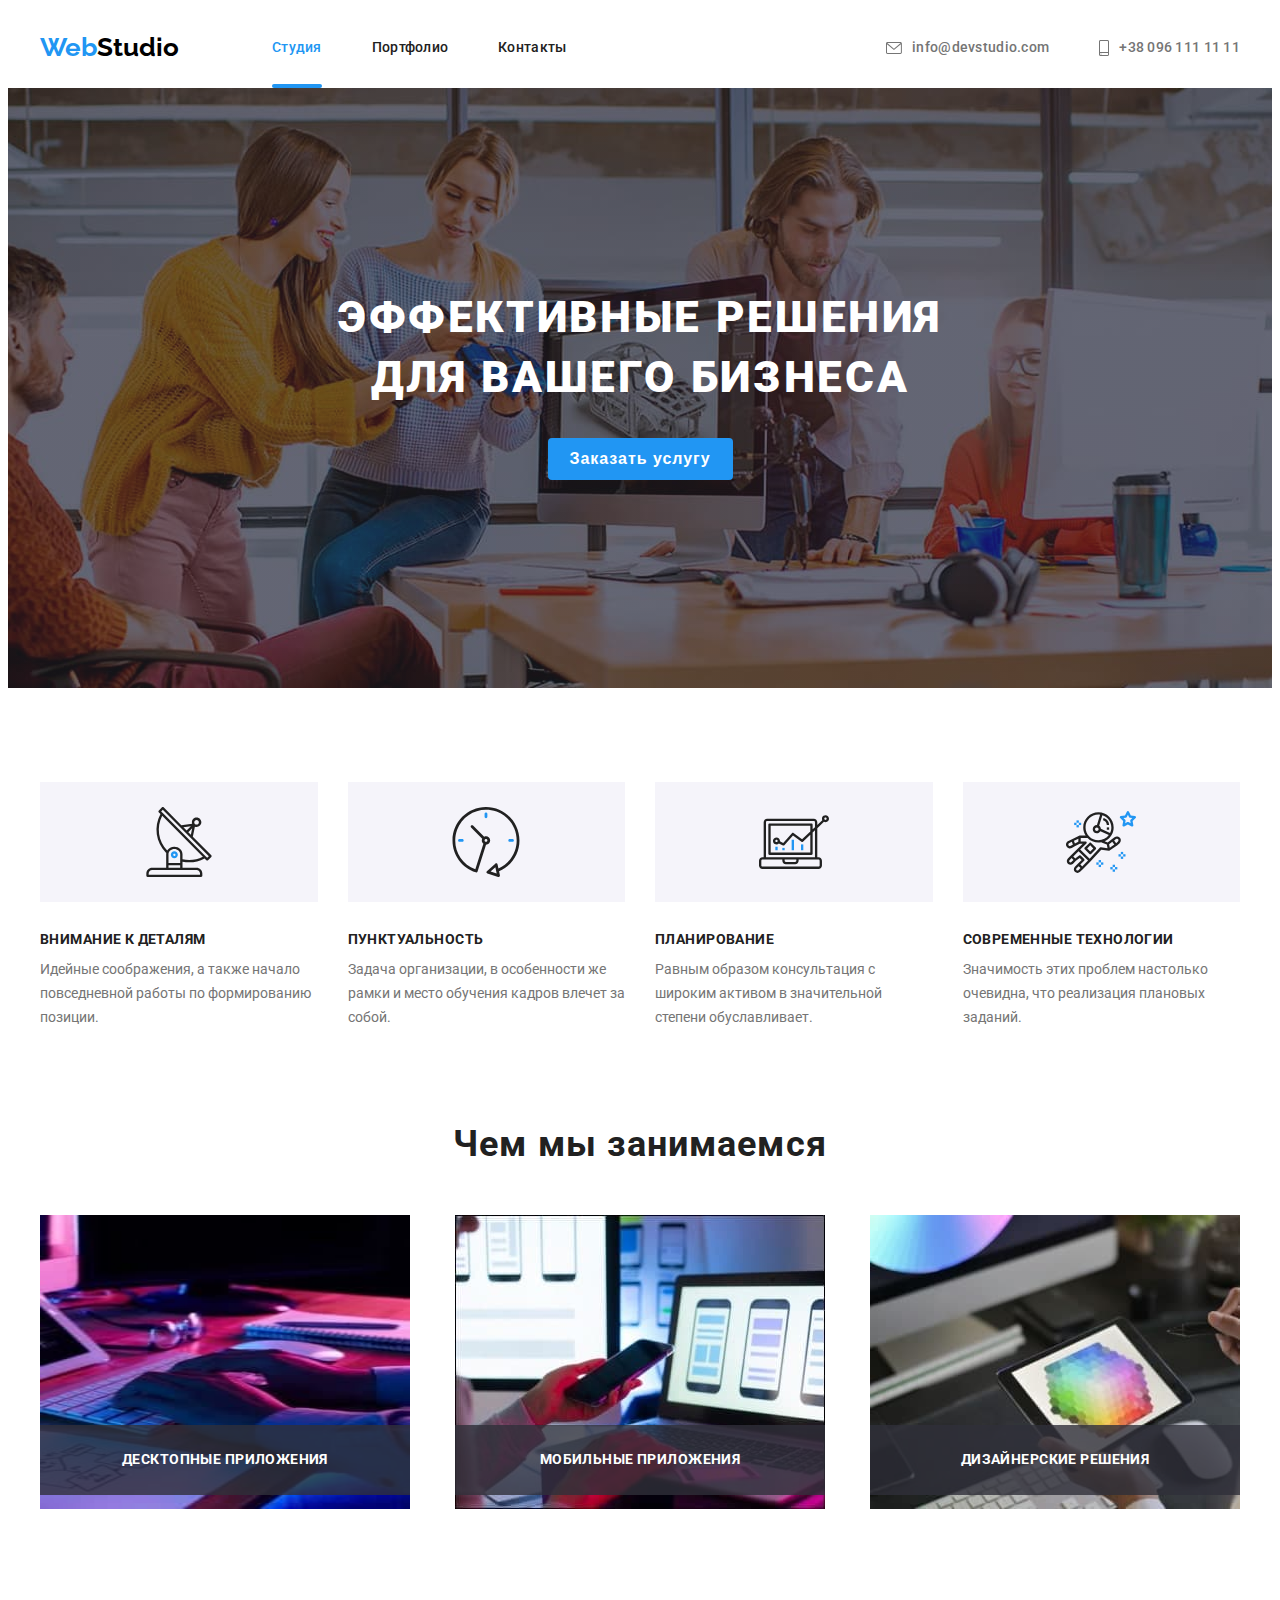
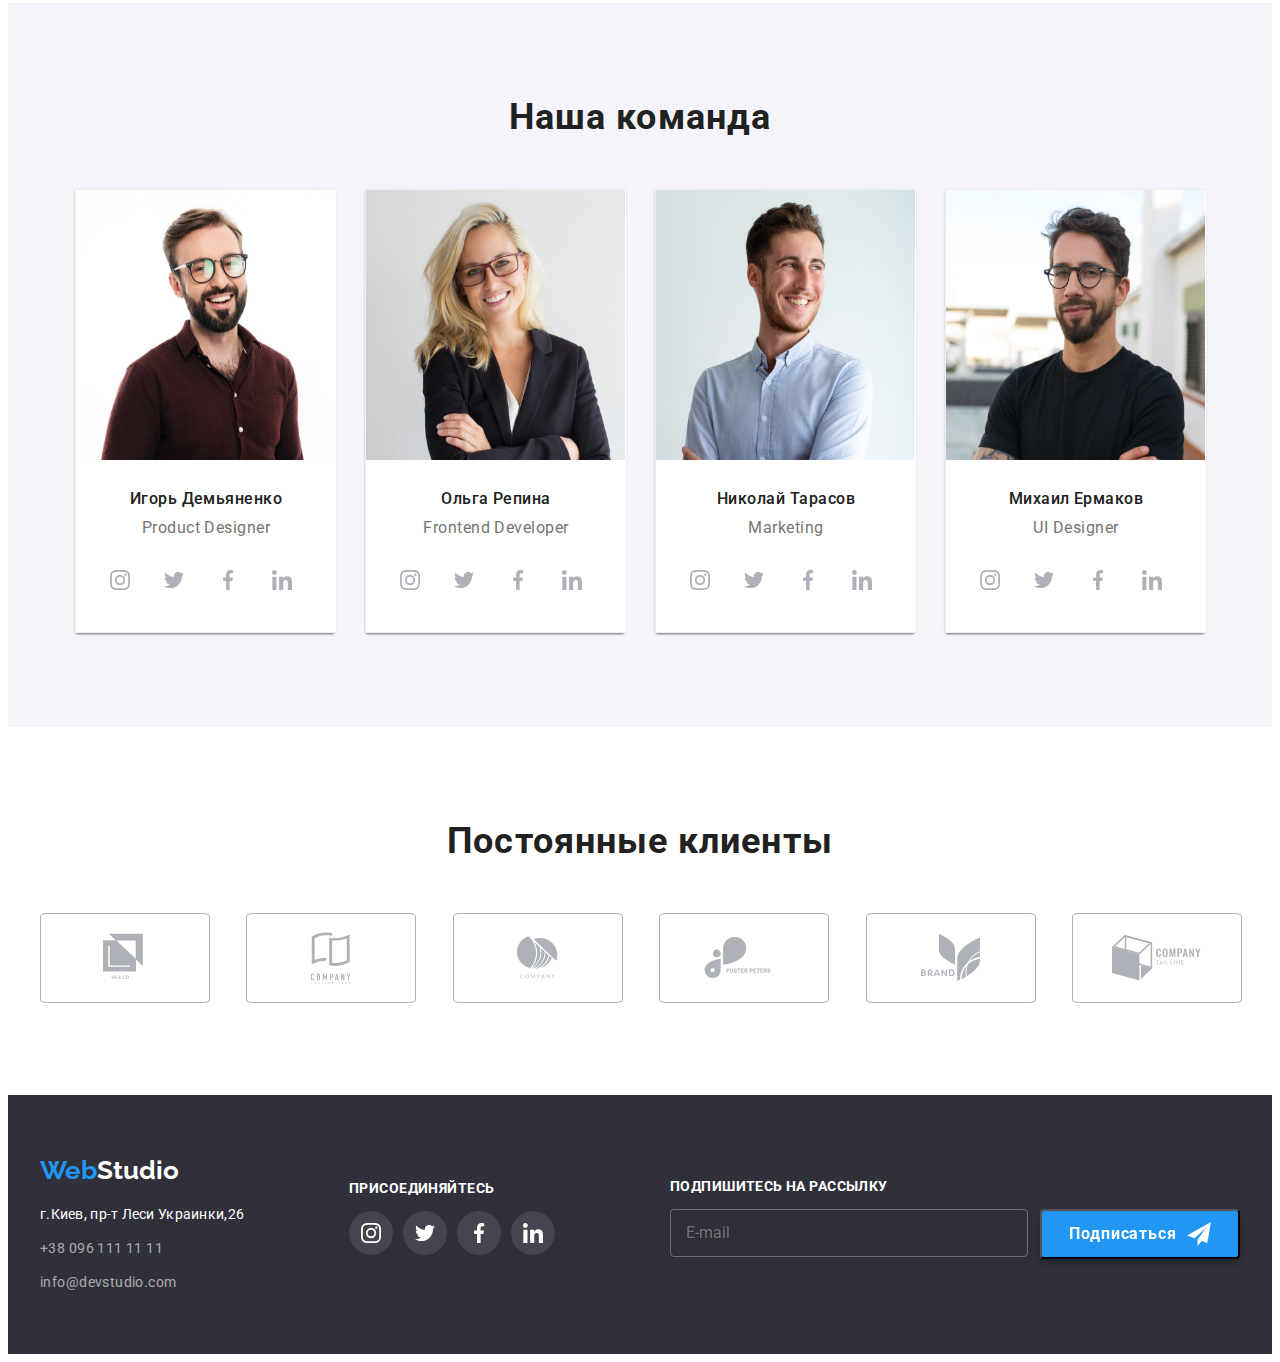
<file: index.html>
<!DOCTYPE html>
<html lang="en">
<head>
    <meta charset="UTF-8">
    <meta name="viewport" content="width=device-width, initial-scale=1.0">
    <title>hw5</title>
    <link rel="preconnect" href="https://fonts.gstatic.com">
    <link rel="preconnect" href="https://fonts.gstatic.com">
    <link href="https://fonts.googleapis.com/css2?family=Raleway:wght@700&family=Roboto:wght@400;500;700;900&display=swap"
        rel="stylesheet">
    <link rel="stylesheet" href="https://cdnjs.cloudflare.com/ajax/libs/modern-normalize/1.0.0/modern-normalize.min.css"
        integrity="sha512-ISS7cAi1PEhQ8jnbJpJZMd29NlhNj4AWYyLOSp2CE/CsHxTCu+r+t0D2yoJudVrd0/8fTVPUVDzY5Tvli75u/g=="
        crossorigin="anonymous" />
    <link rel="stylesheet" href="./css/styles.css">
</head>

 <body class="page">
    <div class="conteiner">
       <header>
        <div class="flexheadr">
        <nav class="flexheadr">
            
            <a href="./index.html" class="logo">Web<span class="black">Studio</span></a>
            <ul class="site-nav list">
                <li class="item"><a href="./index.html" class="link current">Студия</a></li>
                <li class="item"><a href="./portfolio.html" class="link">Портфолио</a></li>
                <li class="item"><a href="" class="link">Контакты</a></li>
            </ul>
            
        </nav>
        <ul class="site-nav list">
            <li class="item">
                
                <a href="mailto:" class="telmailto">
                    <svg class="itemsvg" width="16" height="12">
                        <use href="./icon/sprite.svg#envelope"></use>
                    </svg>
                     info@devstudio.com</a></li>
            <li class="item">
                
                <a href="tel:" class="telmailto">
                    <svg class="itemsvg" width="10" height="16">
                        <use href="./icon/sprite.svg#smartphone"></use>
                    </svg>
                    
                    +38 096 111 11 11</a></li>            
        </ul>
        </div>
       </header>
    </div>
       <main>
    <section class="section-order">
        <div class="conteiner">
        <h1 class="accentpage">ЭФФЕКТИВНЫЕ РЕШЕНИЯ ДЛЯ ВАШЕГО БИЗНЕСА</h1>
        <button  type="button" class="button primery" data-modal-open>Заказать услугу</button>
        </div>
    </section>
    <section class="aboutus">
        <div class="conteiner">
        <ul class="section-discription flex">
            <li class="flexem scenery">
                <h3 class="section-title">ВНИМАНИЕ К ДЕТАЛЯМ</h3>                
                <p class="discription">Идейные соображения, а также начало повседневной работы по формированию позиции.</p>
            </li>
            <li class="flexem scenery">
                <h3 class="section-title">ПУНКТУАЛЬНОСТЬ</h3>    
                <p class="discription">Задача организации, в особенности же рамки и место обучения кадров влечет за собой.</p>
            </li>
            <li class="flexem scenery">
                <h3 class="section-title">ПЛАНИРОВАНИЕ</h3>
                <p class="discription">Равным образом консультация с широким активом в значительной степени обуславливает.</p>
            </li>
            <li class="flexem scenery">
                <h3 class="section-title ">СОВРЕМЕННЫЕ ТЕХНОЛОГИИ</h3>            
                <p class="discription">Значимость этих проблем настолько очевидна, что реализация плановых заданий.</p>
            </li>
        </ul>
        </div>
    </section>
    <section class="aboutusorder">
        <div class="conteiner">
        <h2 class="section-title zag">Чем мы занимаемся</h2>
        <ul class="section-discription flex">
        <li class="flexem">
            <img src="./image/box1.jpg" alt="Картинка с изображением ноутбука" width="370" height="294" class="img">
            <p class="flexemp">ДЕСКТОПНЫЕ ПРИЛОЖЕНИЯ</p>
        </li>
        <li class="flexem">
            <img src="./image/box2.jpg" alt="Картинка с изображением телефона" width="370" height="294" class="img">
            <p class="flexemp">МОБИЛЬНЫЕ ПРИЛОЖЕНИЯ</p>
            </li>
        <li class="flexem">
            <img src="./image/box3.jpg" alt="Картинка с изображением планшета" width="370" height="294" class="img">
            <p class="flexemp">ДИЗАЙНЕРСКИЕ РЕШЕНИЯ</p>
            </li>
        </ul>
        </div>
        
    </section>
    <section class="bgcolor">
        <div class="conteiner">
        <h2 class="section-title zag">Наша команда</h2>
        <ul class="site-nav list flex">
        <li class="piople">
           
            <div class="card-comand">
            <img src="./image/teamcard1.jpg" alt="На фото разработчик Игорь " width="259" height="270" class="imgport-comand">
            <h3 class="section-title name">Игорь Демьяненко</h3>
            <p class="profession">Product Designer</p>
            
            <div>
                <ul class="socseti">
                    <li class="svgicon">
                        <a href="" class="socsetiicon">
                            <svg width="20" height="20" class="grey">
                                <use href="./icon/sprite.svg#instagram"></use>
                            </svg>
                        </a>
                       
                    </li>
                    <li class="svgicon">
                        <a href="" class="socsetiicon">
                            <svg width="20" height="20" class="grey">
                                <use href="./icon/sprite.svg#twitter"></use>
                            </svg>
                        </a>
                    
                    </li>
                    <li class="svgicon">
                        <a href="" class="socsetiicon">
                            <svg width="20" height="20" class="grey">
                                <use href="./icon/sprite.svg#facebook"></use>
                            </svg>
                        </a>
                    
                    </li>
                    <li class="svgicon">
                        <a href="" class="socsetiicon">
                            <svg width="20" height="20" class="grey">
                                <use href="./icon/sprite.svg#linkedin"></use>
                            </svg>
                        </a>
                    
                    </li>
                   
                </ul>
            </div>
            </div>
        </li>

        <li class="piople">            
            <div class="card-comand">
            <img src="./image/teamcard2.jpg" alt="На фото разработчик Ольга" width="259" height="270" class="imgport-comand">
            <h3 class="section-title name">Ольга Репина</h3>
            <p class="profession">Frontend Developer</p>
        <div>
            <ul class="socseti">
                <li class="svgicon">
                    <a href="" class="socsetiicon">
                        <svg width="20" height="20" class="grey">
                            <use href="./icon/sprite.svg#instagram"></use>
                        </svg>
                    </a>
        
                </li>
                <li class="svgicon">
                    <a href="" class="socsetiicon">
                        <svg width="20" height="20" class="grey">
                            <use href="./icon/sprite.svg#twitter"></use>
                        </svg>
                    </a>
        
                </li>
                <li class="svgicon">
                    <a href="" class="socsetiicon">
                        <svg width="20" height="20" class="grey">
                            <use href="./icon/sprite.svg#facebook"></use>
                        </svg>
                    </a>
        
                </li>
                <li class="svgicon">
                    <a href="" class="socsetiicon">
                        <svg width="20" height="20" class="grey">
                            <use href="./icon/sprite.svg#linkedin"></use>
                        </svg>
                    </a>
        
                </li>
        
            </ul>
        </div>
            </div>
        </li>
        <li class="piople">
            
            <div class="card-comand">
            <img src="./image/teamcard3.jpg" alt="На фото разработчик Николай" width="259" height="270" class="imgport-comand">
            <h3 class="section-title name">Николай Тарасов</h3>
            <p class="profession">Marketing</p>
            <div>
                <ul class="socseti">
                    <li class="svgicon">
                        <a href="" class="socsetiicon">
                            <svg width="20" height="20" class="grey">
                                <use href="./icon/sprite.svg#instagram"></use>
                            </svg>
                        </a>
            
                    </li>
                    <li class="svgicon">
                        <a href="" class="socsetiicon">
                            <svg width="20" height="20" class="grey">
                                <use href="./icon/sprite.svg#twitter"></use>
                            </svg>
                        </a>
            
                    </li>
                    <li class="svgicon">
                        <a href="" class="socsetiicon">
                            <svg width="20" height="20" class="grey">
                                <use href="./icon/sprite.svg#facebook"></use>
                            </svg>
                        </a>
            
                    </li>
                    <li class="svgicon">
                        <a href="" class="socsetiicon">
                            <svg width="20" height="20" class="grey">
                                <use href="./icon/sprite.svg#linkedin"></use>
                            </svg>
                        </a>
            
                    </li>
            
                </ul>
            </div>
            </div>
        </li>
        <li class="piople">
            
            <div class="card-comand">
            <img src="./image/teamcard4.jpg" alt="На фото разработчик Михаил" width="259" height="270" class="imgport-comand">
            <h3 class="section-title name">Михаил Ермаков</h3>
            <p class="profession">UI Designer</p>
        <div>
            <ul class="socseti">
                <li class="svgicon">
                    <a href="" class="socsetiicon">
                        <svg width="20" height="20" class="grey">
                            <use href="./icon/sprite.svg#instagram"></use>
                        </svg>
                    </a>
        
                </li>
                <li class="svgicon">
                    <a href="" class="socsetiicon">
                        <svg width="20" height="20" class="grey">
                            <use href="./icon/sprite.svg#twitter"></use>
                        </svg>
                    </a>
        
                </li>
                <li class="svgicon">
                    <a href="" class="socsetiicon">
                        <svg width="20" height="20" class="grey">
                            <use href="./icon/sprite.svg#facebook"></use>
                        </svg>
                    </a>
        
                </li>
                <li class="svgicon">
                    <a href="" class="socsetiicon">
                        <svg width="20" height="20" class="grey">
                            <use href="./icon/sprite.svg#linkedin"></use>
                        </svg>
                    </a>
        
                </li>
        
            </ul>
        </div>
            </div>
        </li>            
        </ul>
        </div>
    </section>
    <section class="clients">
    <div class="conteiner">
        <h2 class="section-title zag">Постоянные клиенты</h2>
        <ul class="cardclient">
            <li class="client">
                <a href="" class="svga">
                   <svg width="44" height="50" class="greyclient">   
                     <use href="./icon/sprite.svg#logoo1">
                     </use>
                   </svg>
                </a>
            </li>
            <li class="client">
                <a href="" class="svga">
                    <svg width="40" height="52" class="greyclient">
                        <use href="./icon/sprite.svg#logoo2">
                        </use>
                    </svg>
                </a>
            </li>
            <li class="client">
                <a href="" class="svga">
                    <svg width="41" height="43" class="greyclient">
                        <use href="./icon/sprite.svg#logoo3">
                        </use>
                    </svg>
                </a>
            </li>
            <li class="client">
                <a href="" class="svga">
                    <svg width="80" height="42" class="greyclient">
                        <use href="./icon/sprite.svg#logoo4">
                        </use>
                    </svg>
                </a>
            </li>
            <li class="client">
                <a href="" class="svga">
                    <svg width="59" height="47" class="greyclient">
                        <use href="./icon/sprite.svg#logoo5">
                        </use>
                    </svg>
                </a>
            </li>
            <li class="client">
                <a href="" class="svga">
                    <svg width="89" height="46" class="greyclient">
                        <use href="./icon/sprite.svg#logoo6">
                        </use>
                    </svg>
                </a>
            </li>
        </ul>
     </div>   
    </section>
    
     
       </main>
       <footer class="footer">
        <div class="conteiner">
           <div class="contact">
             
           <div class="footeradres">
                   <div class="logotip">
                   <a href="./index.html" class="logofoot">Web<span class="white">Studio</span></a>
                   </div>
                 <ul class="sitenav list">
                   <li class="adres">
                      <p>г.Киев, пр-т Леси Украинки,26</p>
                   </li>
                   <li class="adres"><a href="tel:" class="links">+38 096 111 11 11</a></li>
                   <li class="adres"><a href="mail:" class="links">info@devstudio.com</a></li>
                 </ul>
             </div>
             <div class="footerlink">
                 <p class="join">ПРИСОЕДИНЯЙТЕСЬ</p>
                 <div>
                <ul class="footericon">
                    <li class="svgicon">
                        <a href="" class="footerbgicon">
                            <svg width="20" height="20" class="iconwhite">
                                <use href="./icon/sprite.svg#instagram"></use>
                            </svg>
                        </a>
                
                    </li>
                    <li class="svgicon">
                        <a href="" class="footerbgicon">
                            <svg width="20" height="20" class="iconwhite">
                                <use href="./icon/sprite.svg#twitter"></use>
                            </svg>
                        </a>
                
                    </li>
                    <li class="svgicon">
                        <a href="" class="footerbgicon">
                            <svg width="20" height="20" class="iconwhite">
                                <use href="./icon/sprite.svg#facebook"></use>
                            </svg>
                        </a>
                
                    </li>
                    <li class="svgicon">
                        <a href="" class="footerbgicon">
                            <svg width="20" height="20" class="iconwhite">
                                <use href="./icon/sprite.svg#linkedin"></use>
                            </svg>
                        </a>
                
                    </li>
                
                </ul>
                 </div>

            </div>
            <div class="footersubscription">
                
                <form class="form">
                    <div class="subscription">
                        <label for="mail" class="script">ПОДПИШИТЕСЬ НА РАССЫЛКУ</label>
                        <input type="email" name="mail" id="mail" placeholder="E-mail" class="inputmail" />
                    </div>
                 <div class="but">
                   <button class="butmail">
                       <span class="butmailspan">Подписаться</span>
                       
                       <svg width="24" height="24">
                           <use href="./icon/spritehwsix.svg#airplane"></use>
                       </svg>
                   </button>
                </div>
                </form>
                
                
            </div>
        </div>
           </div>
        
       </footer>
    <div class="backdrop is-hidden" data-modal>
        <div class="modal">
            <button data-modal-close  class="butclose" >
                   <svg width="18" height="18"class="clos">
                       <use href="./icon/spritehwsix.svg#close">
                       </use>
                   </svg>
            </button>

            <h1 class="modalzag">Оставьте свои данные, мы вам перезвоним</h1>
            <form class="formmodal">
                <div class="formtrans">
                <div class="form-field">
                    <svg width="12" height="12"class="iconmodal">
                        <use href="./icon/spritehwsix.svg#man"></use>
                    </svg>
                    <input type="text" name="name" class="modalinput" id="name"/>
                    <label for="name" class="modallab">Имя</label>
                </div>   
                </div>
                <div class="formtrans">
                <div class="form-field">
                    <svg width="12" height="12" class="iconmodal">
                        <use href="./icon/spritehwsix.svg#tube"></use>
                    </svg>
                    <input type="tel" name="tel" class="modalinput" id="tel"/>
                    <label for="tel"class="modallab">Телефон</label>
                    
                </div>
                </div>
                <div class="formtrans">
                <div class="form-field">
                    <svg width="12" height="12" class="iconmodal">
                        <use href="./icon/spritehwsix.svg#enveloplittle"></use>
                    </svg>
                    <input type="email" name="mail" class="modalinput" id="mail" />
                    <label for="mail" class="modallab">Почта</label>
                </div>
                </div>
                <div class="formtrans-com">
                <div class="form-field">
                    
                    <textarea class="commentaries modalinput" name="comment" id="comment" rows="8" placeholder="Введите текст"></textarea>
                    <label for="comment" class="modallab">Комментарий</label>
                </div></div>
                
                <div class="form-field">
                    <div class="chec">                    
                    <label class="checpolicy">Соглашаюсь c рассылкой и принимаю 
                        <a href="" class="contract">Условия договора</a>
                        <input class="checbox" type="checkbox" name="policy" />
                        <svg width="20" height="20" class="checsvg">
                            <use href="./icon/spritehwsix.svg#check"></use>
                        </svg>
                     </label>                    
                    
                </div></div>
            
                <div class="cnopka">
                <button class="butpolicy">
                    <span class="butform">Отправить</span>               
                </button>
                </form>
                </div>

        </div>
    </div>
    <script src="./modal.js"></script>
 </body>
</html>
</file>
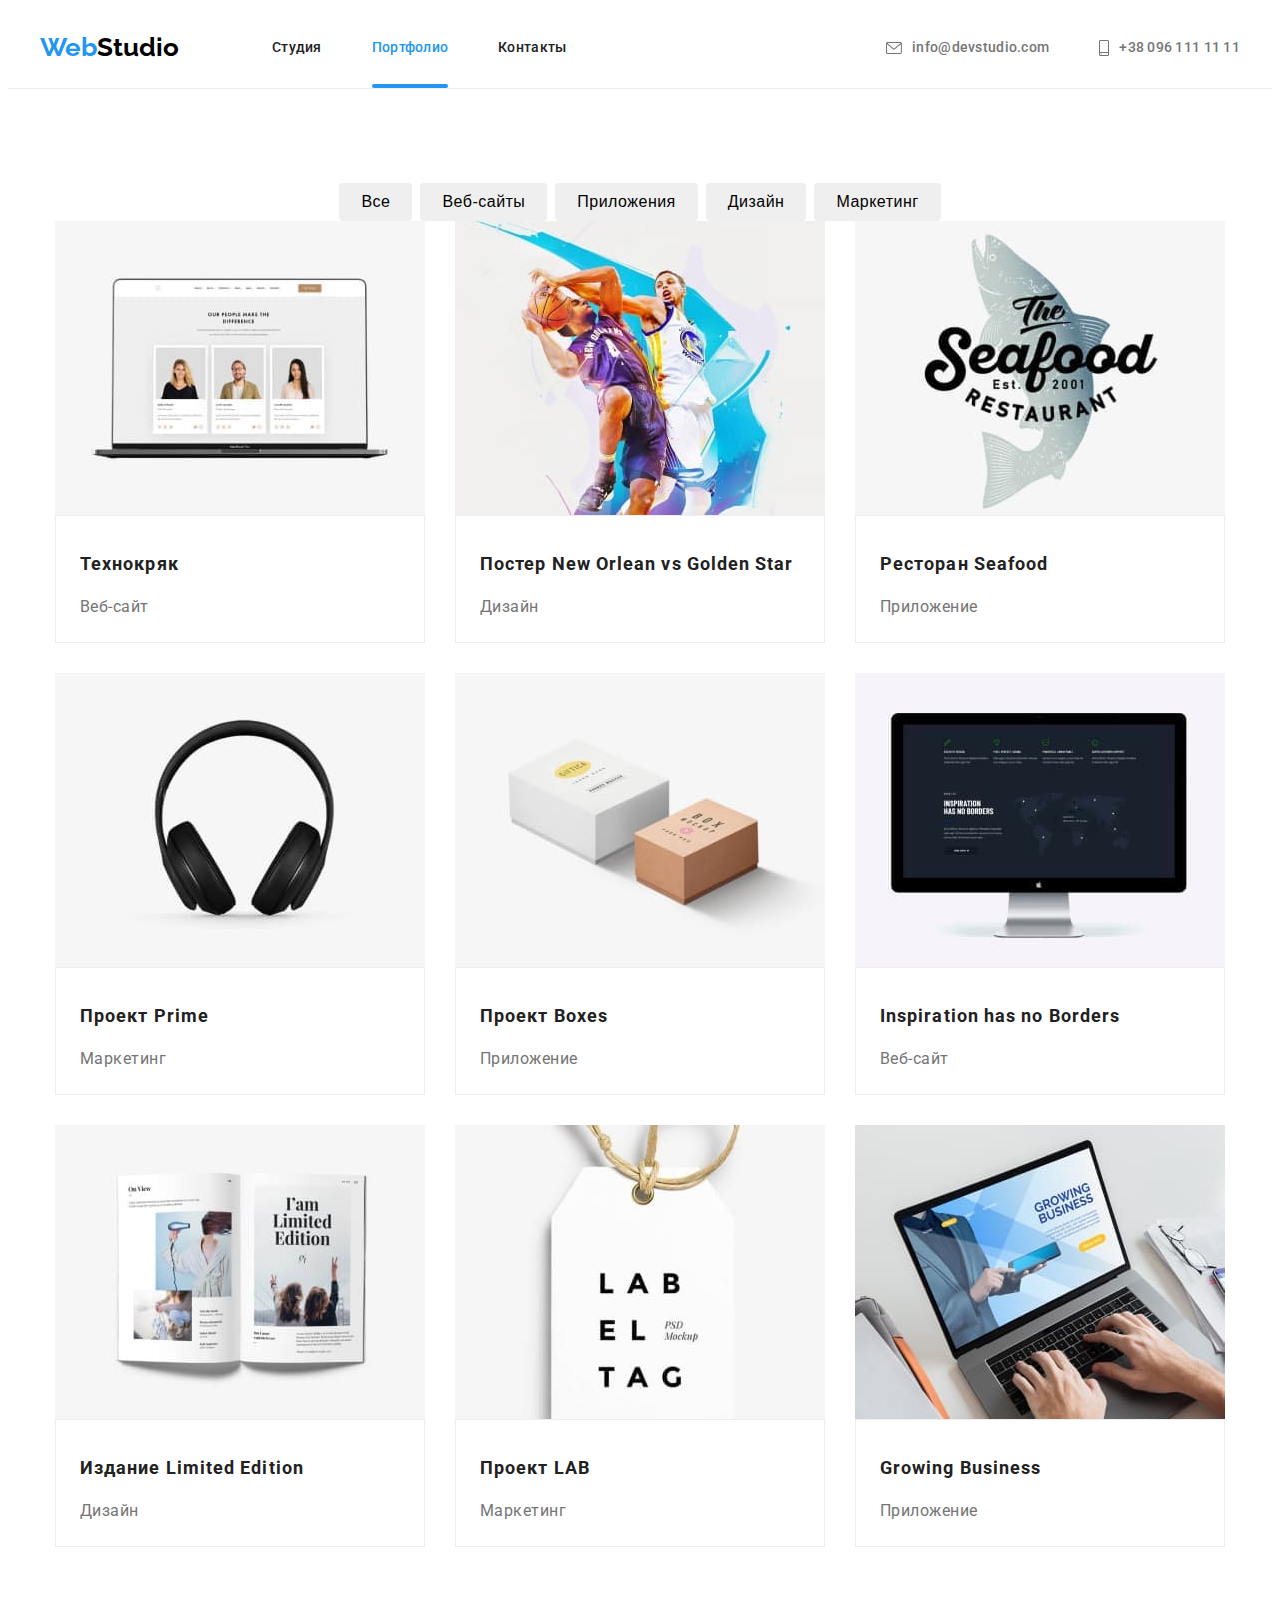
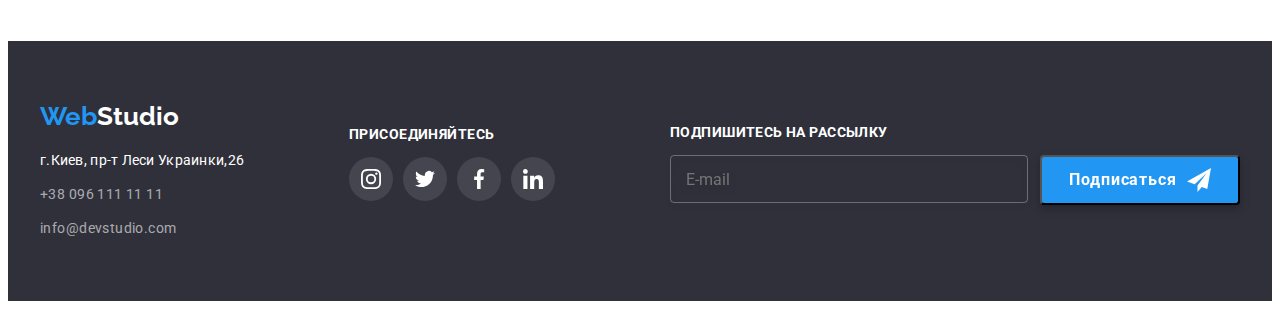
<file: portfolio.html>
<!DOCTYPE html>
<html lang="en">

<head>
    <meta charset="UTF-8">
    <meta name="viewport" content="width=device-width, initial-scale=1.0">
    <title>hw5</title>
    <link rel="preconnect" href="https://fonts.gstatic.com">
    <link rel="preconnect" href="https://fonts.gstatic.com">
    <link
        href="https://fonts.googleapis.com/css2?family=Raleway:wght@700&family=Roboto:wght@400;500;700;900&display=swap"
        rel="stylesheet">
    <link rel="stylesheet" href="https://cdnjs.cloudflare.com/ajax/libs/modern-normalize/1.0.0/modern-normalize.min.css"
        integrity="sha512-ISS7cAi1PEhQ8jnbJpJZMd29NlhNj4AWYyLOSp2CE/CsHxTCu+r+t0D2yoJudVrd0/8fTVPUVDzY5Tvli75u/g=="
        crossorigin="anonymous" />
    <link rel="stylesheet" href="./css/styles.css">
</head>


<body class="page">
    
    <header class="headerbord"> 
    <div class="conteiner">
        <div class="flexheadr">
            <nav class="flexheadr">
        
                <a href="./index.html" class="logo">Web<span class="black">Studio</span></a>
                <ul class="site-nav list">
                    <li class="item"><a href="./index.html" class="link ">Студия</a></li>
                    <li class="item"><a href="./portfolio.html" class="link current">Портфолио</a></li>
                    <li class="item"><a href="" class="link">Контакты</a></li>
                </ul>
        
            </nav>
            <ul class="site-nav list">
                <li class="item">
        
                    <a href="mailto:" class="telmailto">
                        <svg class="itemsvg" width="16" height="12">
                            <use href="./icon/sprite.svg#envelope"></use>
                        </svg>
                        info@devstudio.com</a>
                </li>
                <li class="item">
        
                    <a href="tel:" class="telmailto">
                        <svg class="itemsvg" width="10" height="16">
                            <use href="./icon/sprite.svg#smartphone"></use>
                        </svg>
        
                        +38 096 111 11 11</a>
                </li>
        
            </ul>
        </div>
        </div>
    </header>
    
     <main>
        
            <section class="portfoliomain">
                <div class="conteiner">
            <div class= "contboot">
            <ul class="site-nav list">
           <li class="filtr"><button type="button" class="button portfolio">Все</button></li>
           <li class="filtr"><button type="button" class="button portfolio">Веб-сайты</button></li>
           <li class="filtr"><button type="button" class="button portfolio">Приложения</button></li>
           <li class="filtr"><button type="button" class="button portfolio">Дизайн</button></li>
           <li class="filtr"><button type="button" class="button portfolio">Маркетинг</button></li>
            </ul>          
            </div>
           
         
            <div class="margin">
            <ul class="site-nav list flex-container">
              <li class="flex-elem">
                  <a href="" class="imgport">
                    <div class="positionabs">  
                   <img src="./image-portfolio/img1.jpg" alt="Картинка с изображением ноутбука" width="370" height="294" class="imgportjpg">
                   <p class="imgportp">Технокряк это современная площадка распостранения коронавируса. Компании используют эту платформу для цифрового шпионажа и атак на защищенные сервера конкурентов.</p>
                </div >
                   <div class="card">
                   <h2 class="section-title work">Технокряк</h2>
                   <p class="kind">Веб-сайт</p>
                </div>
                   </a>
              </li>
              <li class="flex-elem">
                <a href="" class="imgport">
                    <div class="positionabs">
                    <img src="./image-portfolio/img2.jpg" alt="Картинка с изображением постера" width="370" height="294" class="imgportjpg">
                    <p class="imgportp">Технокряк это современная площадка распостранения коронавируса. Компании используют эту платформу для цифрового шпионажа и атак на защищенные сервера конкурентов.</p>
                    </div>
                    <div class="card">
                    <h2 class="section-title work">Постер New Orlean vs Golden Star</h2>
                    <p class="kind">Дизайн</p>
                </div>
                </a>
              </li>
              <li class="flex-elem">
                <a href="" class="imgport">
                    <div class="positionabs">
                    <img src="./image-portfolio/img3.jpg" alt="Картинка с изображением названия ресторана" width="370" height="294" class="imgportjpg">
                    <p class="imgportp">Технокряк это современная площадка распостранения коронавируса. Компании используют эту платформу для цифрового шпионажа и атак на защищенные сервера конкурентов.</p>
                    </div>
                    <div class="card">
                    <h2 class="section-title work">Ресторан Seafood</h2>
                    <p class="kind">Приложение</p>
                    </div>
                </a>
              </li>
              <li class="flex-elem">
                <a href="" class="imgport">
                    <div class="positionabs">
                     <img src="./image-portfolio/img4.jpg" alt="Картинка с изображением наушников" width="370" height="294" class="imgportjpg">
                     <p class="imgportp">Технокряк это современная площадка распостранения коронавируса. Компании используют эту платформу для цифрового шпионажа и атак на защищенные сервера конкурентов.</p>
                    </div>
                     <div class="card">
                     <h2 class="section-title work">Проект Prime</h2>
                     <p class="kind">Маркетинг</p>
                    </div>
                </a>
              </li>
              <li class="flex-elem">
                <a href="" class="imgport">
                    <div class="positionabs">
                    <img src="./image-portfolio/img5.jpg" alt="Картинка с изображением коробок" width="370" height="294" class="imgportjpg">
                    <p class="imgportp">Технокряк это современная площадка распостранения коронавируса. Компании используют эту платформу для цифрового шпионажа и атак на защищенные сервера конкурентов.</p>
                    </div>
                    <div class="card">
                    <h2 class="section-title work">Проект Boxes</h2>
                    <p class="kind">Приложение</p>
                    </div>
                </a>
              </li>
              <li class="flex-elem">
                <a href="" class="imgport">
                    <div class="positionabs">
                    <img src="./image-portfolio/img6.jpg" alt="Картинка с изображением монитора" width="370" height="294" class="imgportjpg">
                    <p class="imgportp">Технокряк это современная площадка распостранения коронавируса. Компании используют эту платформу для цифрового шпионажа и атак на защищенные сервера конкурентов.</p>
                    </div>
                    <div class="card">
                    <h2 class="section-title work">Inspiration has no Borders</h2>
                    <p class="kind">Веб-сайт</p>
                   </div>
                </a>
              </li>
              <li class="flex-elem">
                <a href="" class="imgport">
                    <div class="positionabs">
                    <img src="./image-portfolio/img7.jpg" alt="Картинка с изображением журнала" width="370" height="294" class="imgportjpg">
                    <p class="imgportp">Технокряк это современная площадка распостранения коронавируса. Компании используют эту платформу для цифрового шпионажа и атак на защищенные сервера конкурентов.</p>
                    </div>
                    <div class="card">
                    <h2 class="section-title work">Издание Limited Edition</h2>
                    <p class="kind">Дизайн</p>
                    </div>
                </a>
             </li>
              <li class="flex-elem">
                <a href="" class="imgport">
                    <div class="positionabs">
                    <img src="./image-portfolio/img8.jpg" alt="Картинка с изображением лейбла" width="370" height="294" class="imgportjpg">
                    <p class="imgportp">Технокряк это современная площадка распостранения коронавируса. Компании используют эту платформу для цифрового шпионажа и атак на защищенные сервера конкурентов.</p>
                    </div>
                    <div class="card">
                    <h2 class="section-title work">Проект LAB</h2>
                    <p class="kind">Маркетинг</p>
                    </div>
                </a>
              </li>
              <li class="flex-elem">
                <a href="" class="imgport">
                    <div class="positionabs">
                    <img src="./image-portfolio/img9.jpg" alt="Картинка с изображением приложения" width="370" height="294" class="imgportjpg">
                    <p class="imgportp">Технокряк это современная площадка распостранения коронавируса. Компании используют эту платформу для цифрового шпионажа и атак на защищенные сервера конкурентов.</p>
                    </div>
                    <div class="card">
                    <h2 class="section-title work">Growing Business</h2>
                    <p class="kind">Приложение</p>
                    </div>
                </a>
              </li>
            </ul>
            </div>
            </div>
            </section>
      
     </main> 
    <footer class="footer">
        <div class="conteiner">
            <div class="contact">
    
                <div class="footeradres">
                    <div class="logotip">
                        <a href="./index.html" class="logofoot">Web<span class="white">Studio</span></a>
                    </div>
                    <ul class="sitenav list">
                        <li class="adres">
                            <p>г.Киев, пр-т Леси Украинки,26</p>
                        </li>
                        <li class="adres"><a href="tel:" class="links">+38 096 111 11 11</a></li>
                        <li class="adres"><a href="mail:" class="links">info@devstudio.com</a></li>
                    </ul>
                </div>
                <div class="footerlink">
                    <p class="join">ПРИСОЕДИНЯЙТЕСЬ</p>
                    <div>
                        <ul class="footericon">
                            <li class="svgicon">
                                <a href="" class="footerbgicon">
                                    <svg width="20" height="20" class="iconwhite">
                                        <use href="./icon/sprite.svg#instagram"></use>
                                    </svg>
                                </a>
    
                            </li>
                            <li class="svgicon">
                                <a href="" class="footerbgicon">
                                    <svg width="20" height="20" class="iconwhite">
                                        <use href="./icon/sprite.svg#twitter"></use>
                                    </svg>
                                </a>
    
                            </li>
                            <li class="svgicon">
                                <a href="" class="footerbgicon">
                                    <svg width="20" height="20" class="iconwhite">
                                        <use href="./icon/sprite.svg#facebook"></use>
                                    </svg>
                                </a>
    
                            </li>
                            <li class="svgicon">
                                <a href="" class="footerbgicon">
                                    <svg width="20" height="20" class="iconwhite">
                                        <use href="./icon/sprite.svg#linkedin"></use>
                                    </svg>
                                </a>
    
                            </li>
    
                        </ul>
                    </div>
    
                </div>
                <div class="footersubscription">
    
                    <form class="form">
                        <div class="subscription">
                            <label for="mail" class="script">ПОДПИШИТЕСЬ НА РАССЫЛКУ</label>
                            <input type="email" name="mail" id="mail" placeholder="E-mail" class="inputmail" />
                        </div>
                        <div class="but">
                            <button class="butmail">
                                <span class="butmailspan">Подписаться</span>
    
                                <svg width="24" height="24">
                                    <use href="./icon/spritehwsix.svg#airplane"></use>
                                </svg>
                            </button>
                        </div>
                    </form>
    
    
                </div>
            </div>
        </div>
    
    </footer>
    
</body>

</html>
</file>
<file: css/styles.css>
:root {
  --accent: #2196f3;
  --primery-text-color: #757575;
  --white: #ffffff;
  --black: #000000;
  --secondary-text-color: #212121;
  --secondary-bgcolor: #f5f4fa;
  --whiitetrans: rgba(255, 255, 255, 60%);
  --timecubic: 250ms, cubic-bezier(0.4, 0, 0.2, 1);
}
body {
  background-color: var(--white);
  color: var(--primery-text-color);

  font-family: roboto, sans-serif;
  font-style: normal;
  font-size: 14px;
  line-height: 1.71;
}
a {
  text-decoration: none;
}
.black {
  color: var(--black);
  transition-property: color;
  transition-timing-function: cubic-bezier(0.4, 0, 0.2, 1);
  transition-duration: 250ms;
}
.black:hover,
.black:focus {
  color: var(--accent);
}
.logo {
  margin-right: 93px;
  color: var(--accent);

  font-family: raleway, sans-serif;
  font-weight: bold;
  font-size: 26px;
  line-height: 1.2;
  transition-property: color;
  transition-timing-function: cubic-bezier(0.4, 0, 0.2, 1);
  transition-duration: 250ms;
}

.logo:hover,
.logo:focus {
  color: var(--black);
}
.list {
  list-style: none;
  margin-top: 0px;
  margin-bottom: 0px;
  padding-top: 0px;
  padding-bottom: 0px;
}
.site-nav {
  display: flex;
  justify-content: center;
  padding-left: 0px;
}
.site-nav .item {
  margin-right: 50px;
}
.site-nav .item:last-child {
  margin-right: 0px;
}

.site-nav .link {
  display: block;
  padding-top: 32px;
  padding-bottom: 32px;

  color: var(--secondary-text-color);
  font-weight: 500;
  font-size: 14px;
  line-height: 1.14;
  letter-spacing: 0.02em;
  transition-property: color;
  transition-timing-function: cubic-bezier(0.4, 0, 0.2, 1);
  transition-duration: 250ms;
}
.site-nav .link:hover,
.site-nav .link:focus {
  color: var(--accent);
}
.site-nav .current {
  color: var(--accent);
  position: relative;
}

.telmailto {
  display: inline-flex;
  align-items: center;
  color: var(--primery-text-color);
  font-weight: 500;
  font-size: 14px;
  line-height: 1.14;
  letter-spacing: 0.02em;
  transition-property: color, fill;
  transition-timing-function: cubic-bezier(0.4, 0, 0.2, 1);
  transition-duration: 250ms;
}
.telmailto:hover,
.telmailto:focus {
  color: var(--accent);
  fill: var(--accent);
}
.envelope {
  margin-right: 10px;
  background-size: contain;
}

.smartphone::before {
  content: "";
  background-image: url(../icon/smartphone.svg);
  width: 10px;
  height: 16px;
  margin-right: 10px;
  background-size: contain;
}

.accentpage {
  margin-top: 0px;
  margin-bottom: 30px;
  margin-left: auto;
  margin-right: auto;
  padding-top: 200px;
  color: var(--white);
  max-width: 696px;

  font-weight: 900;
  font-size: 44px;
  line-height: 1.36;
  text-align: center;
  letter-spacing: 0.06em;
}
.section-order {
  background-image: linear-gradient(
      to right,
      rgba(47, 48, 58, 0.4),
      rgba(47, 48, 58, 0.4)
    ),
    url(../fonopt.jpg);
  background-repeat: no-repeat;
  background-position: center;
  background-size: cover;
  background-color: var(--primery-text-color);
  max-width: 1600px;
  height: 600px;
  margin-left: auto;
  margin-right: auto;

  align-items: center;
  text-align: center;
}
.button {
  font-weight: 500;
  font-size: 16px;
  line-height: 1.63;
  text-align: center;
  letter-spacing: 0.03em;

  border-radius: 4px;
  padding: 6px 22px;
  min-width: 73px;
  border: 0px;
  transition-property: color, background-color;
  transition-timing-function: cubic-bezier(0.4, 0, 0.2, 1);
  transition-duration: 250ms;
}
.button.primery {
  color: var(--white);
  background-color: var(--accent);

  font-weight: bold;
  font-size: 16px;
  line-height: 1.88;
  letter-spacing: 0.06em;
}
.secondary {
  color: var(--black);
  background-color: #f5f4fa;
}
.section-title {
  margin-top: 0px;
  margin-bottom: 10px;
  color: var(--secondary-text-color);

  font-weight: bold;
  font-size: 14px;
  line-height: 1.14;
  letter-spacing: 0.03em;
}
.profession {
  margin-top: 0px;
  margin-bottom: 20px;
  font-weight: normal;
  font-size: 16px;
  line-height: 1.18;
  text-align: center;
  letter-spacing: 0.03em;
}
.name {
  margin-top: 0px;
  margin-bottom: 10px;
  font-weight: 500;
  font-size: 16px;
  line-height: 1.18;
  text-align: center;
  letter-spacing: 0.03em;
}
.footer {
  padding-top: 60px;
  padding-bottom: 60px;
  background-color: #2f303a;
}
.adres {
  margin-top: 0px;
  margin-bottom: 10px;
  color: var(--white);
  font-weight: 400;
}
.links {
  color: var(--whiitetrans);
  font-weight: normal;
  font-size: 14px;
  line-height: 1.71;
  letter-spacing: 0.03em;
}
.button.portfolio:hover,
.button.portfolio:focus {
  color: var(--white);
  background-color: var(--accent);

  font-weight: 500;
  font-size: 16px;
  line-height: 1.63;
  text-align: center;
  letter-spacing: 0.03em;
}
.kind {
  margin-top: 0px;
  margin-bottom: 0px;
  list-style: none;
  color: var(--primery-text-color);
  font-weight: normal;
  font-size: 16px;
  line-height: 1.88;
  letter-spacing: 0.03em;
}
.work {
  font-weight: bold;
  font-size: 18px;
  line-height: 2;
  letter-spacing: 0.06em;
}
.zag {
  margin-bottom: 50px;
  font-weight: bold;
  font-size: 36px;
  line-height: 1.16;
  text-align: center;
  letter-spacing: 0.03em;
}
.white {
  color: var(--white);
  transition-property: color;
  transition-timing-function: cubic-bezier(0.4, 0, 0.2, 1);
  transition-duration: 250ms;
}
.white:hover,
.white:focus {
  color: var(--accent);
  transition: var(--timecubic);
}
.logofoot {
  margin-bottom: 20px;
  color: var(--accent);
  font-family: raleway, sans-serif;
  font-weight: bold;
  font-size: 26px;
  line-height: 1.2;
  transition-property: color;
  transition-timing-function: cubic-bezier(0.4, 0, 0.2, 1);
  transition-duration: 250ms;
}
.logofoot:hover,
.logofoot:focus {
  color: var(--white);
}
.bgcolor {
  padding-top: 94px;
  padding-bottom: 94px;
  background-color: var(--secondary-bgcolor);
}
.conteiner {
  margin-left: auto;
  margin-right: auto;
  width: 1200px;
  padding-left: 15px;
  padding-right: 15px;
}

.discription {
  margin-top: 0px;
  margin-bottom: 0px;
  margin-left: 0px;
  margin-right: 0px;
}
.section-discription {
  justify-content: space-between;
  list-style: none;
  margin-top: 0px;
  margin-bottom: 0px;
  padding-top: 0px;
  padding-bottom: 0px;
}
.margin {
  margin-top: 0px;
  margin-bottom: 0px;
  margin-right: 0px;
  margin-left: 0px;
}
.flex-container {
  display: flex;
  flex-wrap: wrap;
}
.flex-elem {
  margin-right: 30px;
  margin-bottom: 30px;
  transition-property: box-shadow;
  transition-timing-function: cubic-bezier(0.4, 0, 0.2, 1);
  transition-duration: 250ms;
}

.flex-elem:nth-child(3n) {
  margin-right: 0px;
}
.flex-elem:nth-last-child(-n + 3) {
  margin-bottom: 0px;
}

.imgportjpg {
  display: block;
  margin-right: 0px;
}
ul.site-nav.list.flex-container {
  padding-inline-start: 0px;
}

.sitenav {
  color: var(--secondary-text-color);

  font-weight: 500;
  font-size: 14px;
  line-height: 1.14;
  letter-spacing: 0.02em;
  padding-left: 0px;
}
.flexheadr {
  display: flex;
  align-items: center;
  justify-content: space-between;
}
ul.section-discription {
  padding-left: 0px;
  padding-right: 0px;
}
.flex {
  display: flex;
  margin-right: 0px;
}
.img {
  display: block;
}

.section-discription.flex .img {
  margin-right: 30px;
  padding-right: 0px;
  padding-left: 0px;
}
.flexem {
  position: relative;
  margin-right: 30px;
  padding-right: 0px;
  padding-left: 0px;
  width: 370px;
}
.piople {
  margin-right: 30px;
  padding-right: 0px;
  padding-left: 0px;
  width: 260px;
  box-shadow: 0px 1px 3px rgba(0, 0, 0, 0.12), 0px 1px 1px rgba(0, 0, 0, 0.14),
    0px 2px 1px rgba(0, 0, 0, 0.2);
  border-radius: 0px 0px 4px 4px;
}
.scenery::before {
  display: block;
  content: "";
  height: 120px;
  background-image: url(../image/antenna.svg);
  background-size: 70px 70px;
  background-repeat: no-repeat;
  background-position: center;
  background-color: var(--secondary-bgcolor);
  margin-bottom: 30px;
}
.scenery:nth-child(2)::before {
  background-image: url(../image/clock.svg);
}
.scenery:nth-child(3)::before {
  background-image: url(../image/diagram.svg);
}
.scenery:nth-child(4)::before {
  background-image: url(../image/astronaut.svg);
}

.section-discription .flexem:last-child {
  margin-right: 0px;
}
.site-nav .piople:last-child {
  margin-right: 0px;
}
.portfoliomain {
  padding-top: 94px;
  padding-bottom: 94px;
}
.filtr {
  margin-right: 8px;
}
.site-nav .filtr:last-child {
  margin-right: 0px;
}
.logotip {
  margin-bottom: 20px;
}
.sitenav .adres:last-child {
  margin-bottom: 0px;
}
.aboutus {
  padding-top: 94px;
  padding-bottom: 94px;
}
.aboutusorder {
  padding-top: 0px;
  padding-bottom: 94px;
}
.card {
  border: #eeeeee 1px solid;
  padding-top: 30px;
  padding-left: 24px;
  padding-bottom: 20px;
  padding-right: 24px;
}
.card-comand {
  display: block;
  width: 260px;
  border: #eeeeee 1px solid;
  padding-top: 0px;
  padding-bottom: 30px;
  background-color: var(--white);
}
.imgport-comand {
  display: block;
  padding-right: 0px;
  padding-bottom: 30px;
  margin-right: 0px;
}
.headerbord {
  border-bottom: #eeeeee 1px solid;
}
.item {
  display: inline-flex;
}
.socseti {
  display: flex;
  list-style: none;
  justify-content: center;
  padding-left: 32px;
  padding-right: 32px;
  padding-top: 0px;
  padding-bottom: 0px;
}
.svgicon {
  display: block;
  margin-right: 10px;
}
.clients {
  padding-top: 94px;
  padding-bottom: 94px;
}
.cardclient {
  display: flex;
  list-style: none;
  justify-content: space-between;
  padding-left: 0px;
  padding-right: 0px;
  padding-top: 0px;
  padding-bottom: 0px;
  margin-top: 0px;
  margin-bottom: 0px;
}
.svga {
  display: inline-flex;
  justify-content: center;
  align-items: center;
  border: 1px solid #afb1b8;
  border-radius: 4%;
  width: 168px;
  height: 88px;
  color: #afb1b8;
  outline: none;
  transition-property: color, border;
  transition-timing-function: cubic-bezier(0.4, 0, 0.2, 1);
  transition-duration: 250ms;
}
.svga:hover,
.svga:focus {
  color: var(--accent);
  border: 1px solid #2196f3;
}
.socsetiicon {
  display: inline-flex;
  width: 44px;
  height: 44px;
  border-color: var(--primery-text-color);
  justify-content: center;
  align-items: center;
  border-radius: 50%;
  color: var(--color2, #afb1b8);
  transition-property: color, background-color;
  transition-timing-function: cubic-bezier(0.4, 0, 0.2, 1);
  transition-duration: 250ms;
}

.grey {
  fill: currentColor;
}
.socsetiicon:hover,
.socsetiicon:focus {
  background-color: var(--accent);
  color: var(--white);
}
.client {
  margin-right: 30px;
  width: 168px;
  height: 88px;
}
.client:last-child {
  margin-right: 0px;
}
.greyclient {
  fill: currentColor;
}

.join {
  font-family: Roboto;
  font-style: normal;
  font-weight: bold;
  font-size: 14px;
  line-height: 1.14;
  letter-spacing: 0.03em;
  text-transform: uppercase;

  color: #ffffff;
}
.contact {
  display: flex;
  justify-content:space-between;
}

.footericon {
  list-style: none;
  display: flex;
  padding-left: 0px;
  padding-top: 0px;
  padding-bottom: 0px;
}
.footeradres {
  margin-right: 70px;
}
.footerlink {
  padding-top: 12px;
  margin-right: 70px;
}
.iconwhite {
  fill: var(--white);
}
.footerbgicon {
  display: inline-flex;
  width: 44px;
  height: 44px;
  justify-content: center;
  align-items: center;
  border-radius: 50%;
  background-color: rgba(255, 255, 255, 0.1);
  transition-property: background-color;
  transition-timing-function: cubic-bezier(0.4, 0, 0.2, 1);
  transition-duration: 250ms;
}
.footerbgicon:hover,
.footerbgicon:focus {
  background-color: var(--accent);
}
.itemsvg {
  fill: currentColor;
  margin-right: 10px;
  transition-property: fill;
  transition-timing-function: cubic-bezier(0.4, 0, 0.2, 1);
  transition-duration: 250ms;
}
.itemsvg:hover,
.itemsvg:focus {
  fill: var(--accent);
}
.flexemp {
  position: absolute;
  display: flex;
  bottom: 0px;
  justify-content: center;
  align-items: center;
  right: 0px;
  left: 0px;
  height: 70px;
  margin-top: 0px;
  background-color: rgba(47, 48, 58, 0.8);

  font-family: Roboto;
  font-style: normal;
  font-weight: bold;
  font-size: 14px;
  line-height: 1.14;
  text-align: center;
  letter-spacing: 0.03em;
  color: #ffffff;
}
.positionabs {
  position: relative;
  overflow: hidden;
  transition-property: opacity;
  transition-timing-function: cubic-bezier(0.4, 0, 0.2, 1);
  transition-duration: 250ms;
}
.positionabs:hover .imgportp,
.positionabs:focus .imgportp {
  opacity: 1;
}
.imgportp {
  position: absolute;
  opacity: 0;
  outline: none;
  bottom: 0px;
  top: 0px;
  left: 0px;
  right: 0px;
  background-color: rgba(33, 150, 243, 0.9);
  padding-top: 63px;
  padding-bottom: 63px;
  padding-left: 24px;
  padding-right: 24px;
  margin-top: 0px;

  font-family: Roboto;
  font-style: normal;
  font-weight: normal;
  font-size: 18px;
  line-height: 1.55;
  letter-spacing: 0.03em;

  color: #ffffff;
  transform: translateY(100%);
  transition: transform 250ms cubic-bezier(0.4, 0, 0.2, 1),
    opasity 250ms cubic-bezier(0.4, 0, 0.2, 1);
}
.backdrop {
  position: fixed;
  top: 0px;
  left: 0px;
  width: 100%;
  height: 100%;
  background-color: rgba(0, 0, 0, 0.2);
}
.backdrop.is-hidden {
  opacity: 0;
  pointer-events: none;
}
.modal {
  position: absolute;
  top: 50%;
  left: 50%;
  transform: translate(-50%, -50%);

  width: 528px;
  height: 581px;
  background-color: var(--white);
}
.current::after {
  position: absolute;
  bottom: 0px;
  right: 0px;
  content: "";
  height: 4px;
  left: 0px;
  background-color: var(--accent);
  border-radius: 2px;
}
.imgport {
  outline: none;
  transition-property: opacity;
  transition-timing-function: cubic-bezier(0.4, 0, 0.2, 1);
  transition-duration: 250ms;
}
.flex-elem:hover,
.flex-elem:focus {
  box-shadow: 0px 1px 1px rgba(0, 0, 0, 0.12), 0px 4px 4px rgba(0, 0, 0, 0.06),
    1px 4px 6px rgba(0, 0, 0, 0.16);
}
.imgport:hover .imgportp,
.imgport:focus .imgportp {
  transform: translateY(0%);
  opacity: 1;
}
.footersubscription {
  padding-top: 12px;
}
.form {
  display: flex;
  align-items: flex-end;
}
.subscription {
  padding-top: 12px;
  display: flex;
  flex-direction: column;
  width: 370px;
  justify-content: center;
}
.script {
  font-family: Roboto;
  font-style: normal;
  font-weight: bold;
  font-size: 14px;
  line-height: 1.14;
  letter-spacing: 0.03em;
  text-transform: uppercase;

  color: #ffffff;
}
.inputmail {
  width: 358px;
  height: 48px;
  margin-top: 14px;
  margin-bottom: 14px;
  margin-right: 12px;
  padding-left: 15px;
  background-color: transparent;
  color: var(--whiitetrans);
  font-family: Roboto;
  font-style: normal;
  font-weight: normal;
  font-size: 16px;
  line-height: 1.25;
  border: 1px solid rgba(255, 255, 255, 0.3);
  box-sizing: border-box;
  filter: drop-shadow(0px 4px 4px rgba(0, 0, 0, 0.15));
  border-radius: 4px;
}
.but {
  padding-bottom: 12px;
}
.butmail {
  display: flex;
  justify-content: center;
  align-items: center;
  width: 200px;
  height: 50px;
  background-color: var(--accent);
  font-family: Roboto;
  font-style: normal;
  font-weight: bold;
  font-size: 16px;
  line-height: 1.88;
  letter-spacing: 0.06em;
  color: #ffffff;
  filter: drop-shadow(0px 4px 4px rgba(0, 0, 0, 0.25));
  border-radius: 4px;
}
.butmailspan {
  margin-right: 10px;
}
.formmodal {
  position: relative;
  width: 448px;
  margin-left: auto;
  margin-right: auto;
}
.butclose {
  position: absolute;
  right: 8px;
  top: 8px;
  width: 30px;
  height: 30px;
  border: 1px solid rgba(0, 0, 0, 0.1);
  background-color: transparent;
  border-radius: 50%;
}
.clos {
  fill: currentColor;
  transition-property: fill;
  transition-timing-function: cubic-bezier(0.4, 0, 0.2, 1);
  transition-duration: 250ms;
}
.butclose .clos:hover {
  fill: var(--accent);
}
.modalzag {
  font-family: Roboto;
  font-style: normal;
  font-weight: bold;
  font-size: 20px;
  line-height: 1.15;
  text-align: center;
  letter-spacing: 0.03em;

  color: var(--secondary-text-color);
  padding-top: 40px;
}
.form-field {
  position: relative;
  display: flex;
  flex-direction: column;
  
}

.modallab {
  position: absolute;
  top: -24px;
  font-family: Roboto;
  font-style: normal;
  font-weight: normal;
  font-size: 12px;
  line-height: 1.16;
  letter-spacing: 0.01em;

  color: var(--primery-text-color);
}
.modalinput {
  position: relative;
  padding-left: 36px;
  height: 40px;
  border: 1px solid rgba(33, 33, 33, 0.2);
  border-radius: 4px;
  background-color: transparent;
  outline: none;
  border-color: rgba(33, 33, 33, 0.2);
  transition-property: border-color;
  transition-timing-function: cubic-bezier(0.4, 0, 0.2, 1);
  transition-duration: 250ms;
}
.commentaries {
  font-family: Roboto;
  font-style: normal;
  font-weight: normal;
  font-size: 12px;
  line-height: 14px;
  letter-spacing: 0.01em;

  height: 120px;
  border-radius: 4px;
  border: 1px solid rgba(33, 33, 33, 0.2);
  resize: none;
  padding: 12px;
  transition-property: border-color;
  transition-timing-function: cubic-bezier(0.4, 0, 0.2, 1);
  transition-duration: 250ms;
}
.iconmodal {
  position: absolute;
  top: 50%;
  left: 12px;
  transform: translateY(-50%);
  padding-right: 0px;
  padding-bottom: 0px;
  fill: var(--secondary-text-color);
  transition-property: fill;
  transition-timing-function: cubic-bezier(0.4, 0, 0.2, 1);
  transition-duration: 250ms;
}
.formtrans {
  margin-bottom: 30px;
  margin-top: 30px;
}
.formtrans:last-child {
  margin-bottom: 10px;
}
.form-field:focus-within > .iconmodal {
  fill: var(--accent);
}
.form-field:focus-within > .modalinput {
  border-color: var(--accent);
}
.form-field:focus-within > .commentaries {
  border-color: var(--accent);
}
textarea::-webkit-input-placeholder {
  color: rgba(117, 117, 117, 0.5); !important;
}
.chec {
  position: relative;
  display:inline-block;
  
}
.contract{
  text-decoration:underline;
  color: var(--accent);
  
}
.checpolicy{
  font-family: Roboto; 
  font-style: normal;
  font-weight: normal;
  font-size: 14px;
  line-height: 1.71;
  letter-spacing: 0.03em;

  color:var(--primery-text-color);
  padding-left: 35px;
}
.checbox{
  /* -webkit-appearance: none;
  -moz-appearance: none;
  appearance: none;

  position: absolute; */

  position: absolute;
  width: 1px;
  height: 1px;
  margin: -1px;
  border: 0;
  padding: 0;
  clip: rect(0 0 0 0);
  overflow: hidden;

}
.checsvg{
  
  position: absolute;
  top: 50%;
  left: 10px;
  transform: translateY(-50%);
  width: 16px;
  height: 15px;
  border-radius: 4px;
  border: 2px solid #000000;
  margin-right: 10px;
   transition-property: bbackground-color,;
  transition-timing-function: cubic-bezier(0.4, 0, 0.2, 1);
  transition-duration: 250ms;

}
.checbox:checked + .checsvg{
  background-color: var(--accent);
  background-origin: border-box;
  border-color: transparent;
}
.butpolicy{
  
  width: 200px;
  height: 50px;
  background-color: var(--accent);
  font-family: Roboto;
  font-style: normal;
  font-weight: bold;
  font-size: 16px;
  line-height: 1.88;
  letter-spacing: 0.06em;
  color: #ffffff;
  filter: drop-shadow(0px 4px 4px rgba(0, 0, 0, 0.25));
  border-radius: 4px;
  padding-left: auto;
  padding-right: auto;
}
.cnopka{
  display: block;
  margin-top: 30px;
  text-align: center;

}
 .formtrans-com{
   margin-bottom: 20px;
 }
</file>
